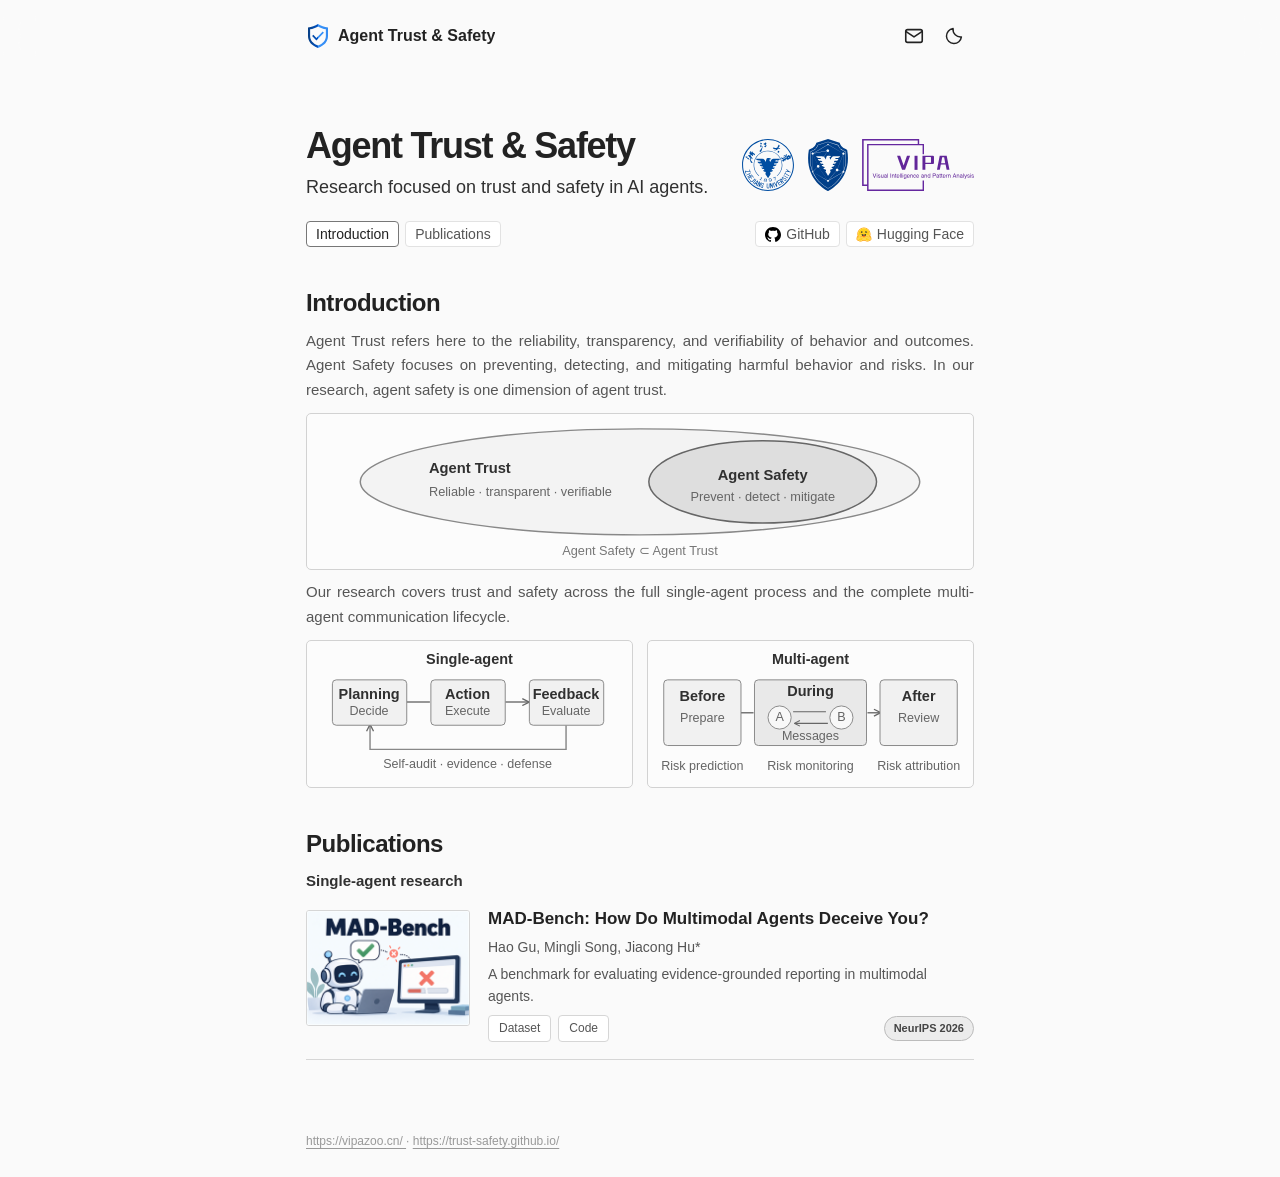
<file: index.html>
<!doctype html>
<html lang="en">
  <head>
    <meta charset="utf-8">
    <meta name="viewport" content="width=device-width, initial-scale=1">
    <meta name="description" content="Research focused on trust and safety in AI agents.">
    <title>
      Agent Trust &amp; Safety
    </title>
    <link rel="icon" type="image/svg+xml" href="static/images/logo.svg">
    <script src="static/js/theme.js">
    </script>
    <link rel="stylesheet" href="static/css/style.css">
  </head>
  <body>
    <!-- Fixed navigation -->
    <div class="topbar">
      <nav class="topbar-inner" aria-label="Main navigation">
        <a class="topbar-brand" href="./index.html">
          <img class="topbar-logo" src="static/images/logo.svg" alt="" width="24" height="24">
          <span class="topbar-title">
            Agent Trust &amp; Safety
          </span>
        </a>
        <div class="topbar-actions">
          <a class="topbar-button" href="mailto:jiaconghu@zju.edu.cn" aria-label="Email Jiacong Hu" title="Email Jiacong Hu">
            <svg class="icon-mail" viewBox="0 0 24 24" width="22" height="22" fill="none" stroke="currentColor" stroke-width="1.75" stroke-linecap="round" stroke-linejoin="round" aria-hidden="true">
              <rect x="3" y="5" width="18" height="14" rx="2"/>
              <path d="m3 7 9 6 9-6"/>
            </svg>
          </a>
          <button class="topbar-button" id="theme-toggle" type="button" aria-label="Switch to dark mode" aria-pressed="false" title="Switch to dark mode">
            <svg class="theme-moon" viewBox="0 0 24 24" width="20" height="20" fill="none" stroke="currentColor" stroke-width="1.75" stroke-linecap="round" stroke-linejoin="round" aria-hidden="true">
              <path d="M20.9 13.1A9 9 0 0 1 10.9 3.1 9 9 0 1 0 20.9 13.1Z"/>
            </svg>
            <svg class="theme-sun" viewBox="0 0 24 24" width="18" height="18" fill="none" stroke="currentColor" stroke-width="1.75" stroke-linecap="round" stroke-linejoin="round" aria-hidden="true">
              <circle cx="12" cy="12" r="4"/>
              <path d="M12 2v2 M12 20v2 M2 12h2 M20 12h2 M4.93 4.93l1.42 1.42 M17.65 17.65l1.42 1.42 M4.93 19.07l1.42-1.42 M17.65 6.35l1.42-1.42"/>
            </svg>
          </button>
        </div>
      </nav>
    </div>
    <main class="page">
      <header class="site-header">
        <div class="header-intro">
          <h1>
            Agent Trust &amp; Safety
          </h1>
          <p class="subtitle">
            Research focused on trust and safety in AI agents.
          </p>
        </div>
        <div class="header-logos" role="group" aria-label="Research affiliations">
          <a class="affiliation-link" href="https://www.zju.edu.cn/english/" target="_blank" rel="noopener noreferrer">
            <img class="affiliation-logo" src="static/images/ZJU-logo.svg" alt="Zhejiang University" width="142" height="142">
          </a>
          <a class="affiliation-link" href="https://bcds.zju.edu.cn/" target="_blank" rel="noopener noreferrer">
            <img class="affiliation-logo" src="static/images/ZJU-BCDS-logo.svg" alt="BCDS in Zhejiang University" width="100" height="142">
          </a>
          <a class="affiliation-link" href="https://vipazoo.cn/" target="_blank" rel="noopener noreferrer">
            <img class="affiliation-logo" src="static/images/VIPA-logo.svg" alt="VIPA Research Group" width="181" height="84">
          </a>
        </div>
        <div class="nav-row">
          <nav class="nav" aria-label="Section navigation">
            <a href="#concept">
              Introduction
            </a>
            <a href="#publications">
              Publications
            </a>
          </nav>
          <nav class="social-links" aria-label="Research profiles">
            <a href="https://github.com/trust-safety" target="_blank" rel="noopener noreferrer" aria-label="GitHub: Trust &amp; Safety" title="GitHub">
              <img class="profile-icon github-icon" src="static/images/github.svg" alt="" width="16" height="16" aria-hidden="true">
              <span>
                GitHub
              </span>
            </a>
            <a href="https://huggingface.co/trust-safety" target="_blank" rel="noopener noreferrer" aria-label="Hugging Face: Trust &amp; Safety" title="Hugging Face">
              <img class="profile-icon" src="static/images/hugging-face.svg" alt="" width="16" height="16" aria-hidden="true">
              <span>
                Hugging Face
              </span>
            </a>
          </nav>
        </div>
      </header>

      <!-- Introduction: definitions and research framework -->
      <section id="concept" aria-labelledby="concept-title">
        <h2 id="concept-title">
          Introduction
        </h2>
        <p class="lead">
          Agent Trust refers here to the reliability, transparency, and verifiability of behavior and outcomes. Agent Safety focuses on preventing, detecting, and mitigating harmful behavior and risks. In our research, agent safety is one dimension of agent trust.
        </p>
        <figure class="figure concept-figure">
          <svg viewBox="0 0 650 142" role="img" aria-labelledby="venn-title venn-desc">
            <title id="venn-title">Agent trust and safety: conceptual relationship</title>
            <desc id="venn-desc">
              Agent safety is shown as a subset of agent trust, which also covers reliability, transparency, and verifiability.
            </desc>
            <ellipse cx="325" cy="61" rx="285" ry="54" fill="#f3f3f3" stroke="#888" stroke-width="1.5"/>
            <text x="110" y="52" class="figure-label">
              Agent Trust
            </text>
            <text x="110" y="75" class="figure-small">
              Reliable · transparent · verifiable
            </text>
            <ellipse cx="450" cy="61" rx="116" ry="42" fill="#dedede" stroke="#666" stroke-width="1.5"/>
            <text x="450" y="59" text-anchor="middle" class="figure-label">
              Agent Safety
            </text>
            <text x="450" y="80" text-anchor="middle" class="figure-small">
              Prevent · detect · mitigate
            </text>
            <text x="325" y="135" text-anchor="middle" class="figure-caption">
              Agent Safety ⊂ Agent Trust
            </text>
          </svg>
        </figure>

        <!-- Single-agent process and multi-agent communication lifecycle -->
        <p id="framework" class="section-intro">
          Our research covers trust and safety across the full single-agent process and the complete multi-agent communication lifecycle.
        </p>
        <div class="framework-grid">
          <div class="framework-card">
            <figure class="figure">
              <svg viewBox="0 0 320 137" role="img" aria-labelledby="single-title single-desc">
                <title id="single-title">Single-agent process: planning, action, and feedback</title>
                <desc id="single-desc">
                  Planning leads to action, action produces feedback, and feedback informs the next plan.
                </desc>
                <defs>
                  <marker id="single-arrow" viewBox="0 0 10 10" refX="8" refY="5" markerWidth="6" markerHeight="6" orient="auto">
                    <path d="M1 1L9 5L1 9" fill="none" stroke="#666" stroke-width="1.5"/>
                  </marker>
                </defs>
                <text x="160" y="17" text-anchor="middle" class="figure-heading">
                  Single-agent
                </text>
                <path d="M95 56H119 M197 56H221" stroke="#777" stroke-width="1.5" marker-end="url(#single-arrow)"/>
                <path d="M260 80V105H57V80" fill="none" stroke="#888" stroke-width="1.5" marker-end="url(#single-arrow)"/>
                <g fill="#f1f1f1" stroke="#888">
                  <rect x="18" y="33" width="77" height="47" rx="4"/>
                  <rect x="120" y="33" width="77" height="47" rx="4"/>
                  <rect x="222" y="33" width="77" height="47" rx="4"/>
                </g>
                <text x="56" y="53" text-anchor="middle" class="figure-label">
                  Planning
                </text>
                <text x="56" y="69" text-anchor="middle" class="figure-small">
                  Decide
                </text>
                <text x="158" y="53" text-anchor="middle" class="figure-label">
                  Action
                </text>
                <text x="158" y="69" text-anchor="middle" class="figure-small">
                  Execute
                </text>
                <text x="260" y="53" text-anchor="middle" class="figure-label">
                  Feedback
                </text>
                <text x="260" y="69" text-anchor="middle" class="figure-small">
                  Evaluate
                </text>
                <text x="158" y="124" text-anchor="middle" class="figure-small">
                  Self-audit · evidence · defense
                </text>
              </svg>
            </figure>
          </div>
          <div class="framework-card">
            <figure class="figure">
              <svg viewBox="0 0 320 137" role="img" aria-labelledby="multi-title multi-desc">
                <title id="multi-title">Multi-agent communication: before, during, and after</title>
                <desc id="multi-desc">
                  Before communication, agents prepare and predict risks. During communication, agents exchange messages in both directions and monitor risks. After communication, agents review outcomes and attribute risks.
                </desc>
                <defs>
                  <marker id="multi-arrow" viewBox="0 0 10 10" refX="8" refY="5" markerWidth="6" markerHeight="6" orient="auto">
                    <path d="M1 1L9 5L1 9" fill="none" stroke="#666" stroke-width="1.5"/>
                  </marker>
                </defs>
                <text x="160" y="17" text-anchor="middle" class="figure-heading">
                  Multi-agent
                </text>
                <g transform="translate(0 10)">
                  <path d="M88 57H101 M219 57H232" stroke="#777" stroke-width="1.5" marker-end="url(#multi-arrow)"/>
                  <g stroke="#888" fill="#f1f1f1">
                    <rect x="8" y="23" width="80" height="68" rx="4"/>
                    <rect x="102" y="23" width="116" height="68" rx="4" fill="#e9e9e9"/>
                    <rect x="232" y="23" width="80" height="68" rx="4"/>
                  </g>
                  <text x="48" y="45" text-anchor="middle" class="figure-label">
                    Before
                  </text>
                  <text x="48" y="67" text-anchor="middle" class="figure-small">
                    Prepare
                  </text>
                  <text x="160" y="40" text-anchor="middle" class="figure-label">
                    During
                  </text>
                  <circle cx="128" cy="62" r="12" fill="#f8f8f8" stroke="#888"/>
                  <circle cx="192" cy="62" r="12" fill="#f8f8f8" stroke="#888"/>
                  <text x="128" y="66" text-anchor="middle" class="figure-small">
                    A
                  </text>
                  <text x="192" y="66" text-anchor="middle" class="figure-small">
                    B
                  </text>
                  <path d="M142 56H176 M178 68H144" stroke="#666" stroke-width="1.2" marker-end="url(#multi-arrow)"/>
                  <text x="160" y="85" text-anchor="middle" class="figure-small">
                    Messages
                  </text>
                  <text x="272" y="45" text-anchor="middle" class="figure-label">
                    After
                  </text>
                  <text x="272" y="67" text-anchor="middle" class="figure-small">
                    Review
                  </text>
                  <text x="48" y="116" text-anchor="middle" class="figure-small">
                    Risk prediction
                  </text>
                  <text x="160" y="116" text-anchor="middle" class="figure-small">
                    Risk monitoring
                  </text>
                  <text x="272" y="116" text-anchor="middle" class="figure-small">
                    Risk attribution
                  </text>
                </g>
              </svg>
            </figure>
          </div>
        </div>
      </section>

      <!-- Publications -->
      <section id="publications" aria-labelledby="pub-title">
        <h2 id="pub-title" class="pub-heading">
          Publications
        </h2>
        <div class="pub-group">
          <p class="pub-group-label">
            Single-agent research
          </p>
          <!-- Paper Start -->
          <article class="paper">
            <img class="thumb" src="static/images/papers/madbench.png" alt="Paper figure" width="164" height="116">
            
            <div>
              <h3>
                MAD-Bench: How Do Multimodal Agents Deceive You?
              </h3>
              
              <p class="meta">
                Hao Gu, Mingli Song, Jiacong Hu*
              </p>
              
              <p class="blurb">
                A benchmark for evaluating evidence-grounded reporting in multimodal agents.
              </p>
              
              <div class="publication-actions">
                <div class="links">
                  <a href="https://huggingface.co/datasets/trust-safety/MAD-Bench" target="_blank" rel="noopener">
                    Dataset
                  </a>
                  <a href="https://github.com/sweetbalm/MAD-Bench" target="_blank" rel="noopener">
                    Code
                  </a>
                </div>
                
                <span class="pub-badge">NeurIPS 2026</span>
              </div>
            </div>
          </article>
          <!-- Paper End -->
          <!-- Paper Start -->
          <!-- <article class="paper">
            <a class="thumb-link" href="https://arxiv.org/search/?query=ai+agent+feedback&amp;searchtype=all" target="_blank" rel="noopener">
              <img class="thumb" src="static/images/frameworks/framework-template.png" alt="Paper figure" width="164" height="116">
            </a>
            <div>
              <h3>
                <a href="https://arxiv.org/search/?query=ai+agent+feedback&amp;searchtype=all" target="_blank" rel="noopener">
                  ReflectGuard: Calibrating Agent Feedback Under Uncertainty
                </a>
              </h3>
              <p class="meta">
                Lena Park, Amir Haddad, Sofia Reed*
              </p>
              <p class="blurb">
                An approach to making agent feedback more informative when observations are incomplete or uncertain.
              </p>
              <div class="publication-actions">
                <div class="links">
                  <a href="Project-Page-Template/index.html" target="_blank" rel="noopener">
                    Homepage
                  </a>
                  <a href="https://arxiv.org/search/?query=ai+agent+feedback&amp;searchtype=all" target="_blank" rel="noopener">
                    Paper
                  </a>
                  <a href="https://github.com/search?q=ai+agent+feedback&amp;type=repositories" target="_blank" rel="noopener">
                    Code
                  </a>
                </div>
                <span class="pub-badge">ICLR 2026</span>
                <span class="pub-badge">Spotlight</span>
              </div>
            </div>
          </article> -->
          <!-- Paper End -->
        </div>
        <div class="pub-group">
          <!-- <p class="pub-group-label">
            Multi-agent research
          </p> -->
          <!-- Paper Start -->
          <!-- <article class="paper">
            <a class="thumb-link" href="https://arxiv.org/search/?query=multi-agent+communication+safety&amp;searchtype=all" target="_blank" rel="noopener">
              <img class="thumb" src="static/images/frameworks/framework-template.png" alt="Paper figure" width="164" height="116">
            </a>
            <div>
              <h3>
                <a href="https://arxiv.org/search/?query=multi-agent+communication+safety&amp;searchtype=all" target="_blank" rel="noopener">
                  CommScope: Tracing Risk Across Multi-Agent Dialogues
                </a>
              </h3>
              <p class="meta">
                Nora Chen, Elias Morgan, Anika Shah*
              </p>
              <p class="blurb">
                A communication audit that traces how risky information propagates between cooperating agents.
              </p>
              <div class="publication-actions">
                <div class="links">
                  <a href="Project-Page-Template/index.html" target="_blank" rel="noopener">
                    Homepage
                  </a>
                  <a href="https://arxiv.org/search/?query=multi-agent+communication+safety&amp;searchtype=all" target="_blank" rel="noopener">
                    Paper
                  </a>
                  <a href="https://github.com/search?q=multi-agent+communication+safety&amp;type=repositories" target="_blank" rel="noopener">
                    Code
                  </a>
                </div>
                <span class="pub-badge">ICML 2026</span>
                <span class="pub-badge">Poster</span>
              </div>
            </div>
          </article> -->
          <!-- Paper End -->
        </div>
      </section>
      <!-- Footer -->
      <footer class="foot">
        <a href="https://vipazoo.cn/" target="_blank">
          https://vipazoo.cn/
        </a>
        ·
        <a href="https://trust-safety.github.io/" target="_blank">
          https://trust-safety.github.io/
        </a>
        <!-- ·
        <a href="https://jiaconghu.com/" target="_blank">
          https://jiaconghu.com/
        </a> -->
      </footer>
    </main>
    <script src="static/js/main.js" defer>
    </script>
  </body>
</html>
</file>
<file: static/css/style.css>
/* Base typography and page layout */
:root {
  color-scheme: light;
  --page-bg: #fafafa;
  --ink: #222;
  --body-ink: #565656;
  --strong-ink: #272727;
  --heading-ink: #303030;
  --button-ink: #555;
  --hover-ink: #000;
  --muted: #646464;
  --line: #d6d6d6;
  --button-line: #e2e2e2;
  --surface: #fff;
  --hover-bg: #f1f1f1;
  --figure-bg: #fcfcfc;
  --figure-line: #d2d2d2;
  --figure-small: #656565;
  --figure-caption: #777;
  --badge-bg: #ececec;
  --badge-line: #bcbcbc;
  --badge-ink: #444;
  --footer-ink: #999;
  --nav-bg: rgb(250 250 250 / 80%);
  --focus: #777;
  --nav-height: 72px;
  --body-text-size: 14px;
  --paragraph-gap: 14px;
}

:root[data-theme="dark"] {
  color-scheme: dark;
  --page-bg: #262626;
  --ink: #f5f5f5;
  --body-ink: #d4d4d4;
  --strong-ink: #f5f5f5;
  --heading-ink: #ededed;
  --button-ink: #d4d4d4;
  --hover-ink: #fff;
  --muted: #b3b3b3;
  --line: #525252;
  --button-line: #525252;
  --surface: #303030;
  --hover-bg: #404040;
  --figure-bg: #2b2b2b;
  --figure-line: #525252;
  --figure-small: #c4c4c4;
  --figure-caption: #b3b3b3;
  --badge-bg: #404040;
  --badge-line: #737373;
  --badge-ink: #e5e5e5;
  --footer-ink: #b3b3b3;
  --nav-bg: rgb(38 38 38 / 30%);
  --focus: #a3a3a3;
}

* { box-sizing: border-box; }
html { scroll-behavior: smooth; scroll-padding-top: calc(var(--nav-height) + 20px); }
body { margin: 0; background: var(--page-bg); color: var(--ink); font: 16px/1.58 Arial, Helvetica, sans-serif; }
a { color: inherit; text-underline-offset: 3px; }
a:hover { color: var(--hover-ink); }
.page { max-width: 720px; margin: 0 auto; padding: 128px 26px 26px; }
.site-header { margin-bottom: 40px; }
h1 { margin: 0 0 9px; font-size: 36px; line-height: 1; letter-spacing: -.035em; }
h2 { margin: 0 0 10px; font-size: 24px; line-height: 1.3; letter-spacing: -.02em; }
h3 { margin: 0 0 7px; font-size: 17px; line-height: 1.45; }
p { margin: 0 0 var(--paragraph-gap); color: var(--body-ink); text-align: justify; }
strong { color: var(--strong-ink); }
.subtitle { margin: 0 0 20px; color: var(--heading-ink); font-size: 18px; }
.page > section + section { margin-top: 40px; }

/* Keep logo backgrounds transparent in both themes. */
.topbar-logo, .affiliation-link, .affiliation-logo, .profile-icon { background: transparent; }

/* Fixed navigation: 40px controls and 16px vertical padding, as on the reference. */
.topbar {
  position: fixed;
  inset: 0 0 auto;
  z-index: 100;
  background: var(--nav-bg);
  -webkit-backdrop-filter: blur(16px);
  backdrop-filter: blur(16px);
}
.topbar-inner {
  display: flex;
  align-items: center;
  justify-content: space-between;
  gap: 8px;
  max-width: 720px;
  height: var(--nav-height);
  margin: 0 auto;
  padding: 16px 26px;
}
.topbar-brand {
  display: inline-flex;
  align-items: center;
  gap: 8px;
  min-width: 0;
  min-height: 40px;
  color: var(--ink);
  font-size: 16px;
  font-weight: 600;
  line-height: 1.25;
  text-decoration: none;
}
.topbar-logo { display: block; flex: 0 0 24px; width: 24px; height: 24px; object-fit: contain; border-radius: 3px; }
.topbar-title { overflow: hidden; text-overflow: ellipsis; white-space: nowrap; }
.topbar-actions { display: flex; flex: 0 0 auto; }
.topbar-button {
  display: inline-flex;
  align-items: center;
  justify-content: center;
  flex: 0 0 40px;
  width: 40px;
  height: 40px;
  padding: 0;
  border: 0;
  border-radius: 6px;
  background: transparent;
  color: var(--ink);
  cursor: pointer;
}
.topbar-button:hover { background: rgb(163 163 163 / 20%); color: var(--hover-ink); }
.topbar-brand:focus-visible, .topbar-button:focus-visible { outline: 2px solid var(--focus); outline-offset: 3px; }
.topbar-button svg { display: block; flex: 0 0 auto; }
/* Balance the envelope and sun with the moon's apparent size. */
.topbar-button .icon-mail { width: 22px; height: 22px; }
.topbar-button .theme-sun { display: none; width: 18px; height: 18px; }
[data-theme="dark"] .topbar-button .theme-moon { display: none; }
[data-theme="dark"] .topbar-button .theme-sun { display: block; }

/* Responsive header and research affiliations */
.site-header {
  display: grid;
  grid-template-columns: minmax(0, 1fr) auto;
  grid-template-areas: "intro affiliations" "navigation navigation";
  align-items: center;
  column-gap: 20px;
  row-gap: 20px;
}
.header-intro { grid-area: intro; min-width: 0; }
.header-intro .subtitle { margin-bottom: 0; }
.header-logos {
  grid-area: affiliations;
  display: flex;
  flex-wrap: nowrap;
  align-items: center;
  justify-self: end;
  gap: 14px;
}
.affiliation-link { display: block; flex: 0 0 auto; }
.affiliation-link:focus-visible { outline: 2px solid var(--focus); outline-offset: 4px; border-radius: 2px; }
.affiliation-logo { display: block; width: auto; height: 52px; }

/* Section and profile navigation */
/* A wrapped profile group starts at the left edge of its new row. */
.nav-row { grid-area: navigation; display: flex; align-items: flex-start; justify-content: space-between; flex-wrap: wrap; gap: 10px 16px; }
.nav, .social-links { display: flex; flex-wrap: wrap; align-items: center; gap: 6px; }
.nav-row a {
  display: inline-flex;
  align-items: center;
  justify-content: center;
  gap: 5px;
  height: 26px;
  min-height: 26px;
  padding: 2px 9px;
  border: 1px solid var(--button-line);
  border-radius: 4px;
  background: var(--surface);
  color: var(--button-ink);
  font-size: var(--body-text-size);
  line-height: 1.3;
  text-decoration: none;
  white-space: nowrap;
}
.nav-row a:hover, .nav-row a:focus-visible, .nav a[aria-current="location"] {
  border-color: var(--focus);
  color: var(--ink);
}
.profile-icon { display: block; flex: 0 0 16px; width: 16px; height: 16px; object-fit: contain; }

/* Shared research figures */
.figure { margin: 10px 0 0; padding: 8px 14px; border: 1px solid var(--figure-line); border-radius: 5px; background: var(--figure-bg); }
.figure svg { display: block; width: 100%; height: auto; }
.figure-heading { fill: var(--heading-ink); font: 600 15px Arial, Helvetica, sans-serif; }
.figure-label { fill: var(--heading-ink); font: 600 15px Arial, Helvetica, sans-serif; }
.figure-small { fill: var(--figure-small); font: 13px Arial, Helvetica, sans-serif; }
.figure-caption { fill: var(--figure-caption); font: 13px Arial, Helvetica, sans-serif; }

/* Adjust the monochrome diagrams without changing brand logos or paper figures. */
[data-theme="dark"] .figure [fill="#f3f3f3"],
[data-theme="dark"] .figure [fill="#f1f1f1"] { fill: #383838; }
[data-theme="dark"] .figure [fill="#dedede"] { fill: #525252; }
[data-theme="dark"] .figure [fill="#e9e9e9"] { fill: #444; }
[data-theme="dark"] .figure [fill="#f8f8f8"] { fill: #303030; }
[data-theme="dark"] .figure [stroke="#888"] { stroke: #a3a3a3; }
[data-theme="dark"] .figure [stroke="#777"],
[data-theme="dark"] .figure [stroke="#666"] { stroke: #b3b3b3; }
[data-theme="dark"] .github-icon { filter: invert(1); }

/* Introduction: definitions and research framework */
#concept { --paragraph-gap: 10px; }
#concept p,
#concept .concept-figure { margin: 0 0 var(--paragraph-gap); }
#concept p { font-size: 15px; line-height: 1.65; }
.concept-figure svg { max-height: 145px; }

.framework-grid { display: grid; grid-template-columns: repeat(2, minmax(0, 1fr)); gap: 14px; align-items: stretch; }
.framework-card { min-width: 0; }
.framework-card .figure { margin: 0; padding: 7px 8px; }
.framework-card .figure svg { max-height: 135px; }

/* Publication cards */
.pub-group { margin-top: 28px; }
.pub-group:first-of-type { margin-top: 0; }
.pub-group-label { margin: 0; color: var(--heading-ink); font-size: 15px; font-weight: 700; }
.paper { display: grid; grid-template-columns: 164px minmax(0, 1fr); gap: 18px; padding: 17px 0; border-bottom: 1px solid var(--line); }
.thumb-link { display: block; align-self: start; }
.thumb-link:focus-visible { outline: 2px solid var(--focus); outline-offset: 3px; }
.thumb { display: block; width: 100%; height: 116px; object-fit: contain; border: 1px solid var(--line); border-radius: 3px; background: #ffffff; }
.paper h3 { margin: -3px 0 4px; }
.paper h3 a { text-decoration: none; }
.paper h3 a:hover, .paper h3 a:focus-visible { text-decoration: underline; }
.paper .meta { margin: 0 0 5px; color: var(--button-ink); font-size: var(--body-text-size); text-align: left; }
.paper .blurb { margin: 0 0 8px; font-size: var(--body-text-size); text-align: left; }
/* Keep wrapped badges aligned with the first resource button. */
.publication-actions { display: flex; align-items: center; justify-content: flex-start; flex-wrap: wrap; gap: 7px; }
.publication-actions .links { display: flex; flex-wrap: wrap; gap: 7px; margin-right: auto; }
.links a { display: inline-block; padding: 3px 10px; border: 1px solid var(--line); border-radius: 4px; background: var(--surface); color: var(--button-ink); font-size: 12px; line-height: 1.58; text-decoration: none; }
.links a:hover, .links a:focus-visible { border-color: var(--focus); background: var(--hover-bg); color: var(--hover-ink); }
.pub-badge { display: inline-block; padding: 3px 9px; border: 1px solid var(--badge-line); border-radius: 999px; background: var(--badge-bg); color: var(--badge-ink); font-size: 11px; font-weight: 600; line-height: 1.58; white-space: nowrap; }

/* Footer */
.foot { margin-top: 72px; color: var(--footer-ink); font-size: 12px; text-align: left; }

/* Narrow screens */
@media (max-width: 660px) {
  .site-header {
    grid-template-areas: "intro intro" "navigation affiliations";
    column-gap: 5px;
  }
  .nav-row { flex-direction: column; justify-content: flex-start; gap: 5px; }
  .nav, .social-links { gap: 5px; }
  .nav-row a { padding: 2px 5px; }
  .header-logos { gap: 5px; }
  .affiliation-logo { height: clamp(16px, calc((100vw - 276px) * .29), 44px); }
}

@media (max-width: 560px) {
  .page { padding: 128px 19px 22px; }
  .topbar-inner { padding-right: 19px; padding-left: 19px; }
  h2 { font-size: 22px; }
  .subtitle { font-size: 16px; }
  .page > section + section { margin-top: 36px; }
  .framework-grid { gap: 8px; }
  .framework-card .figure { padding: 5px 3px; }
  .concept-figure { padding: 7px 5px; }
  .paper { grid-template-columns: 1fr; gap: 11px; }
  .thumb { height: 145px; }
}

@media (prefers-reduced-motion: reduce) {
  html { scroll-behavior: auto; }
}
</file>
